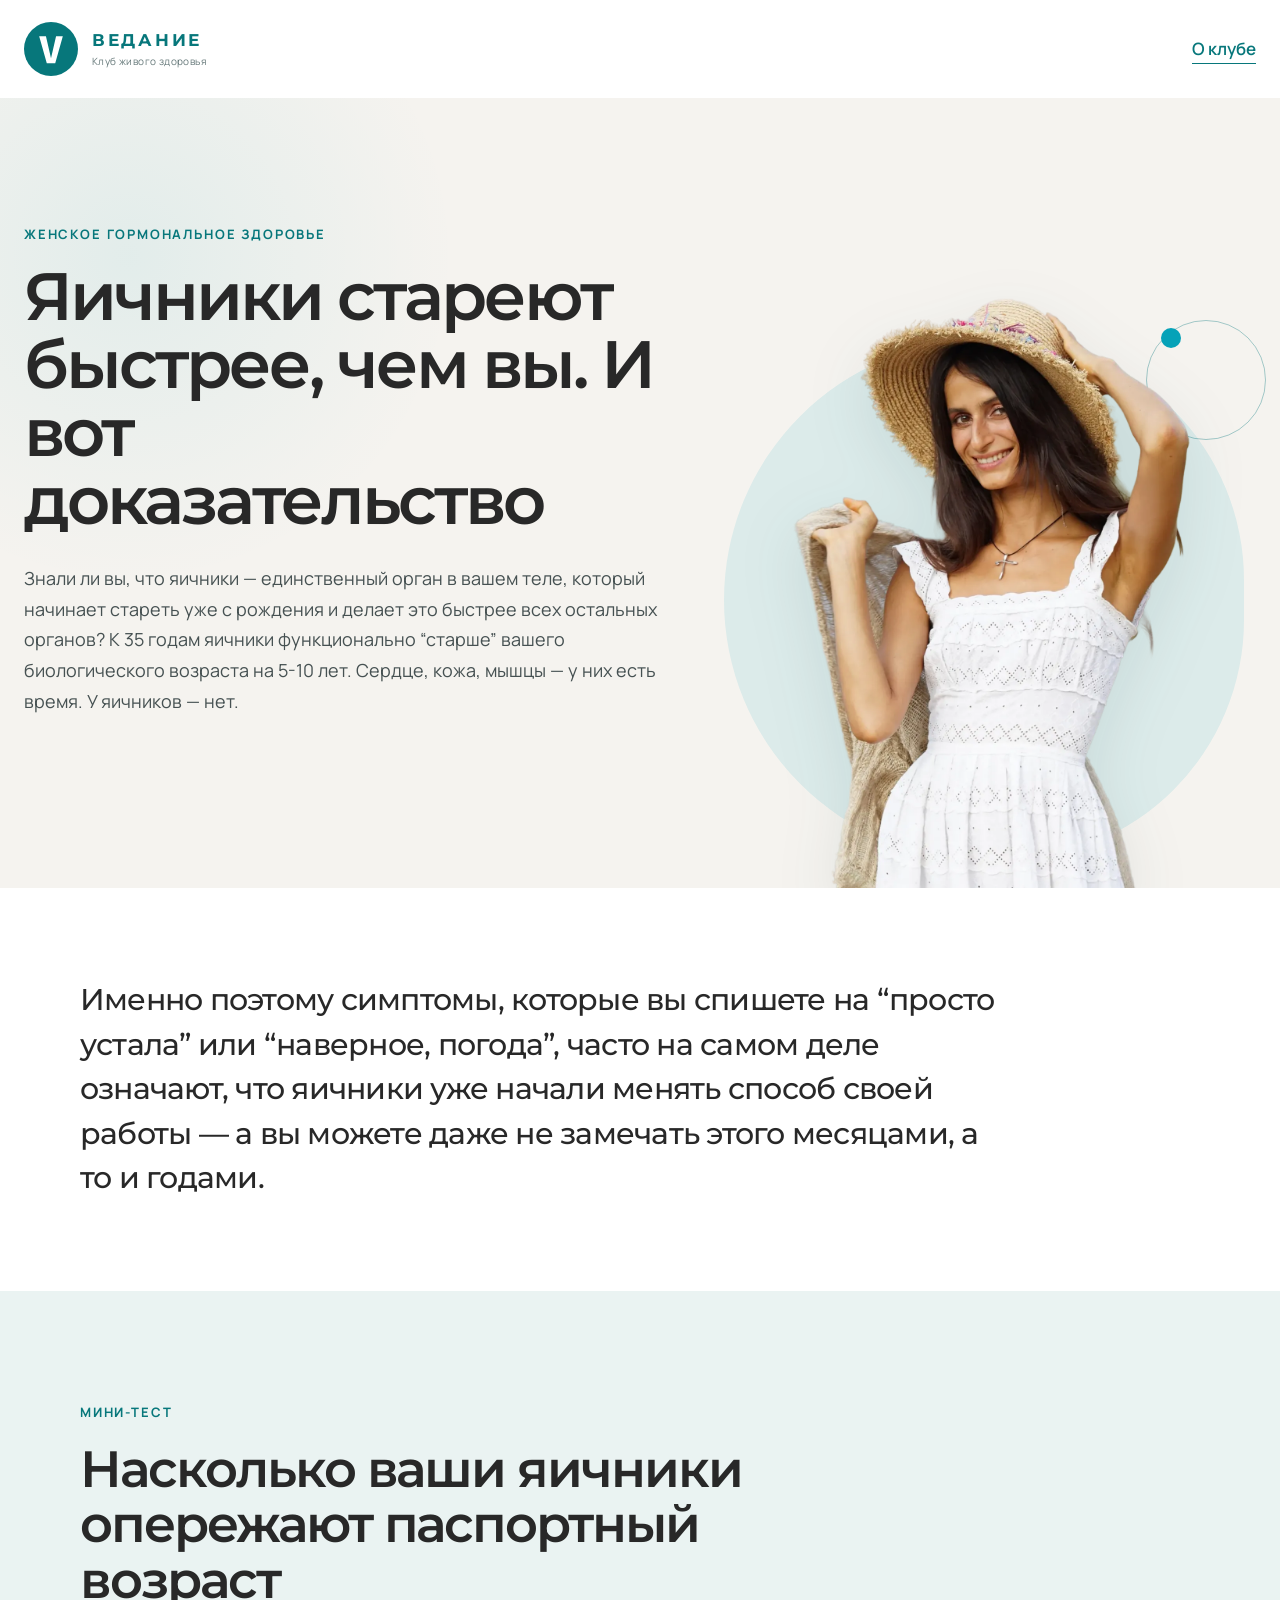
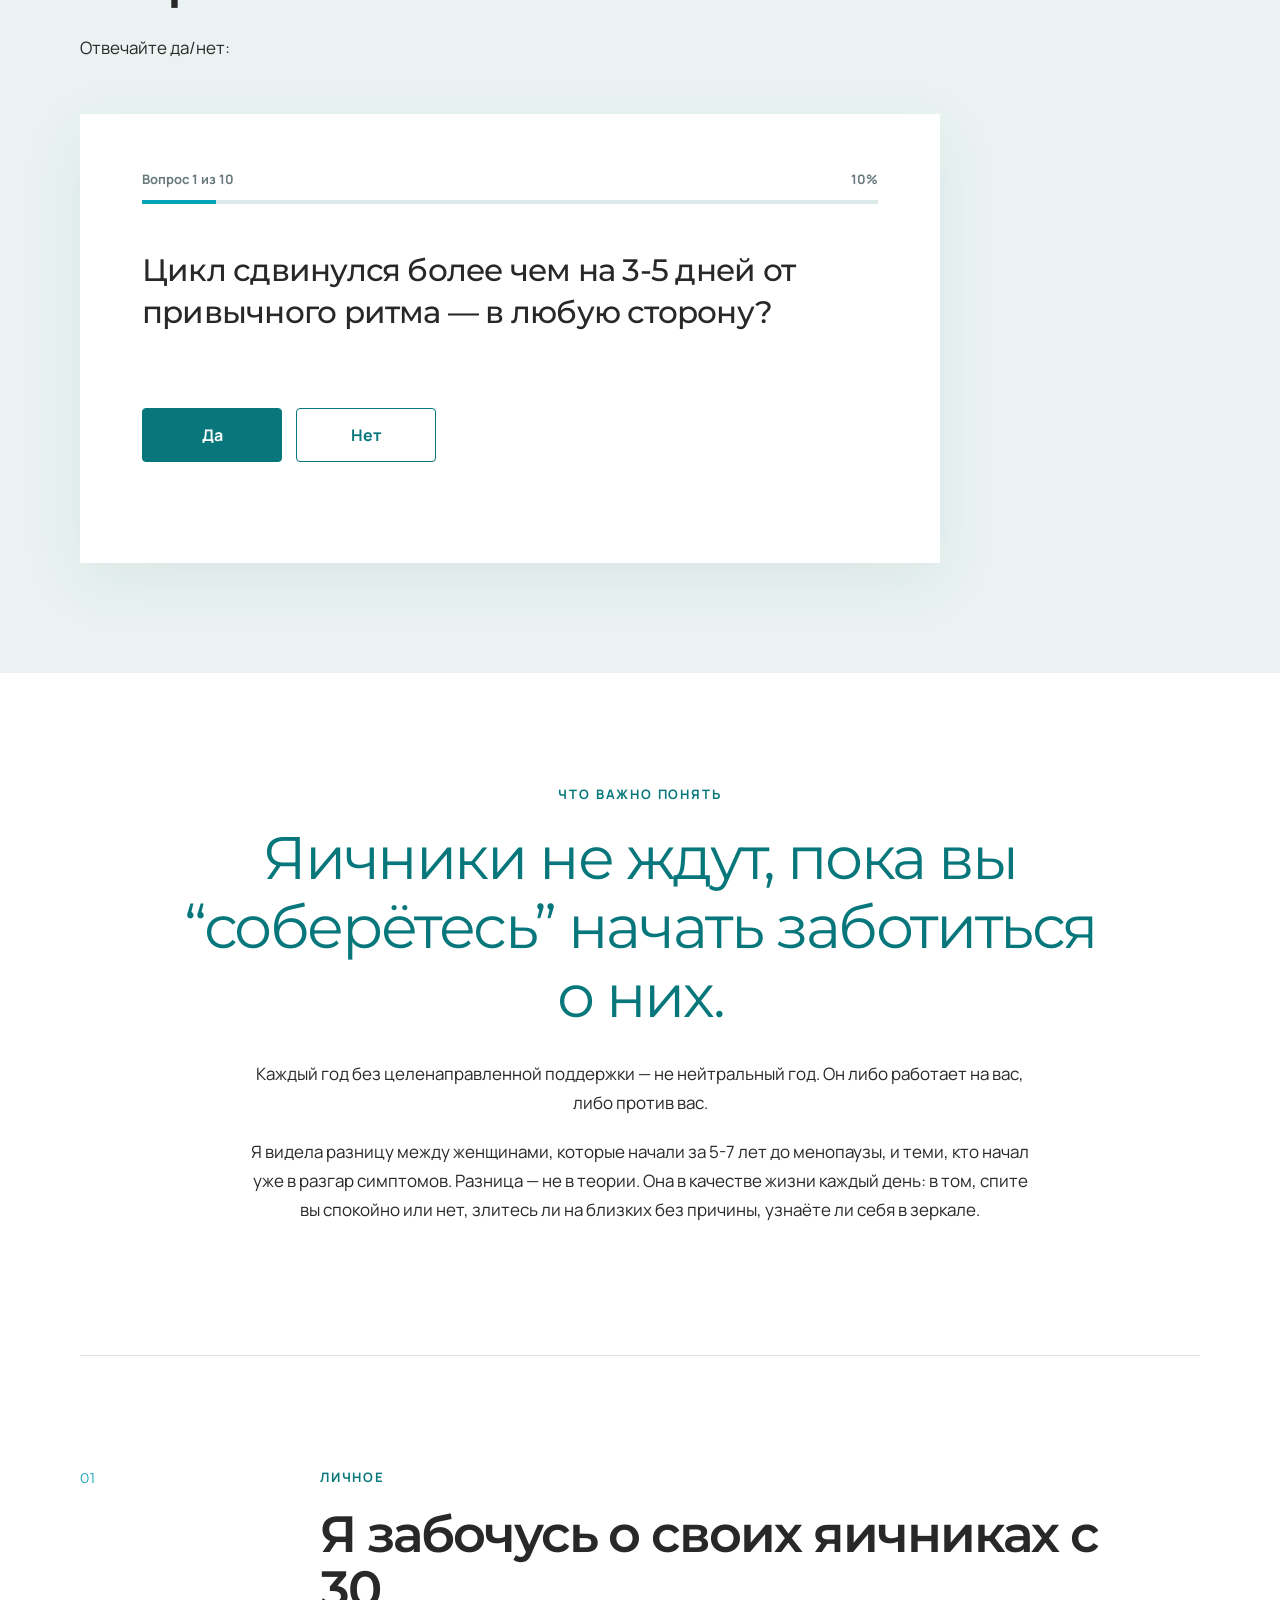
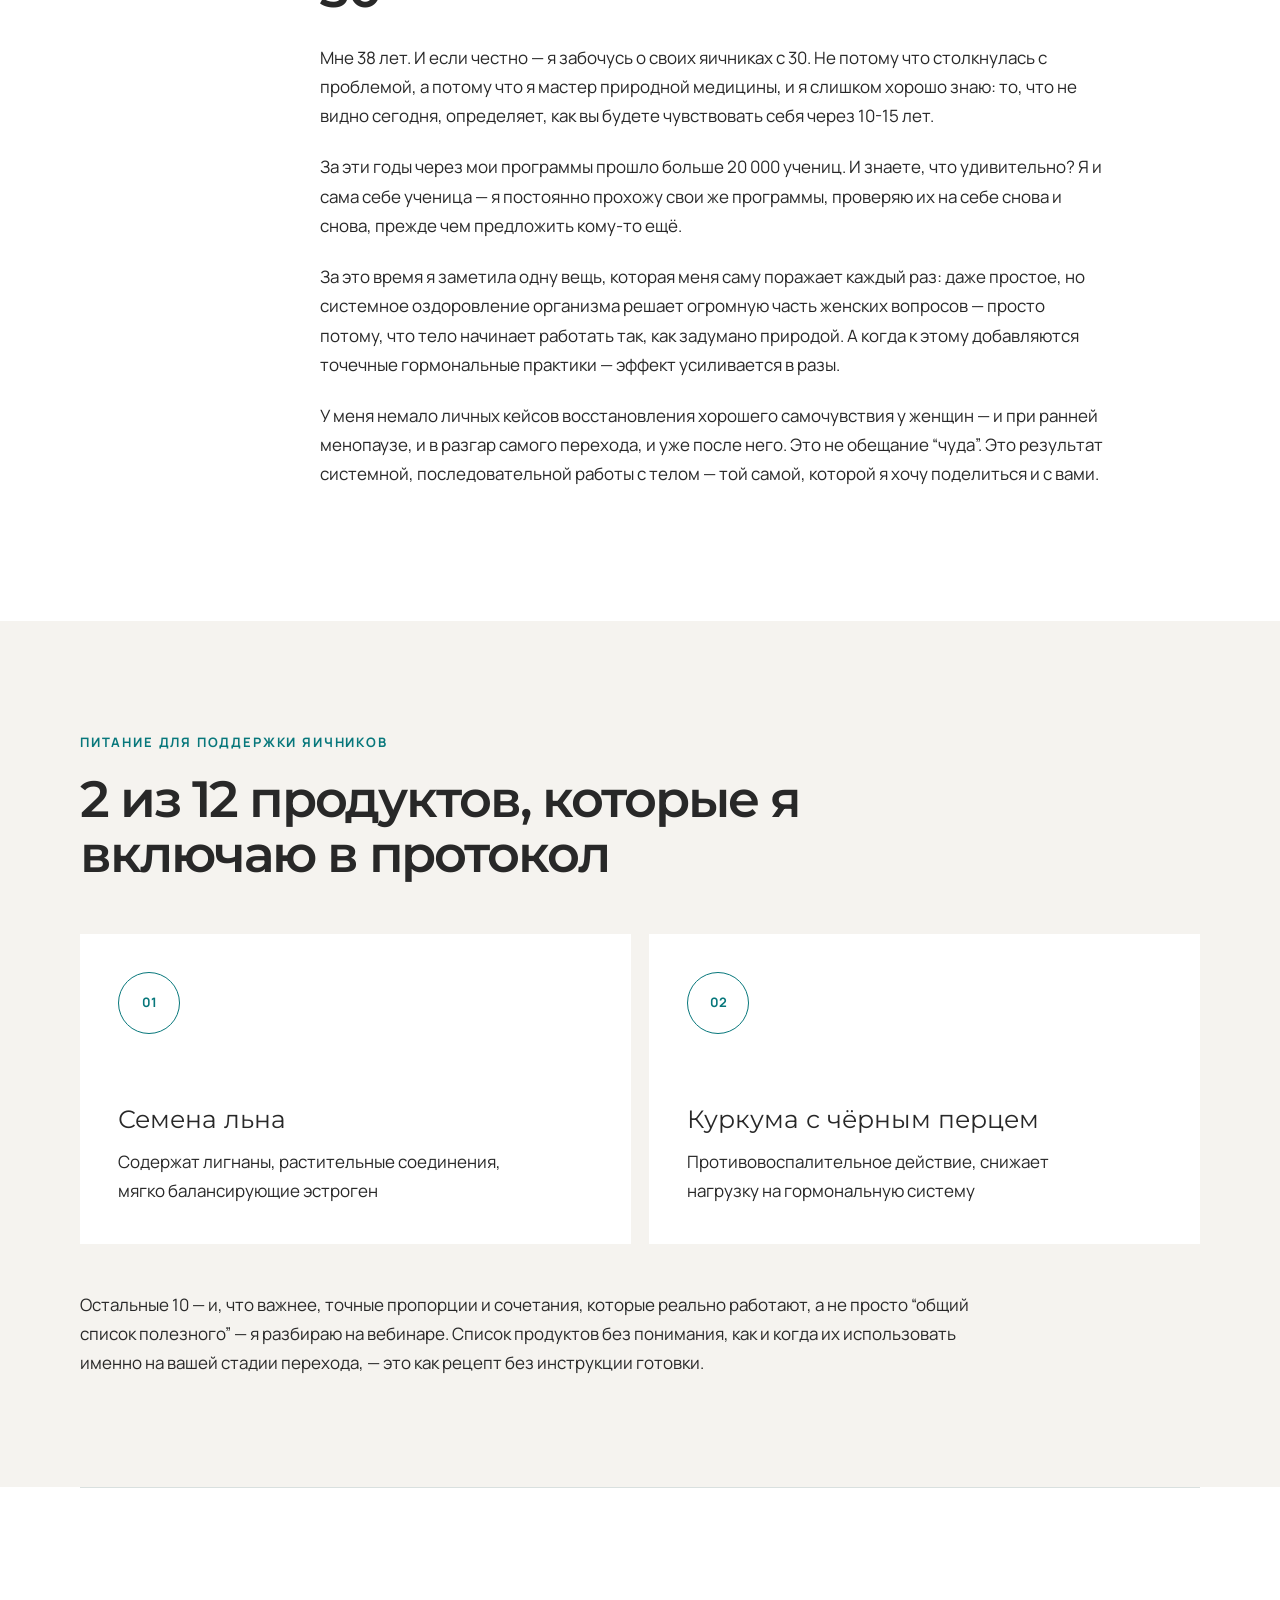
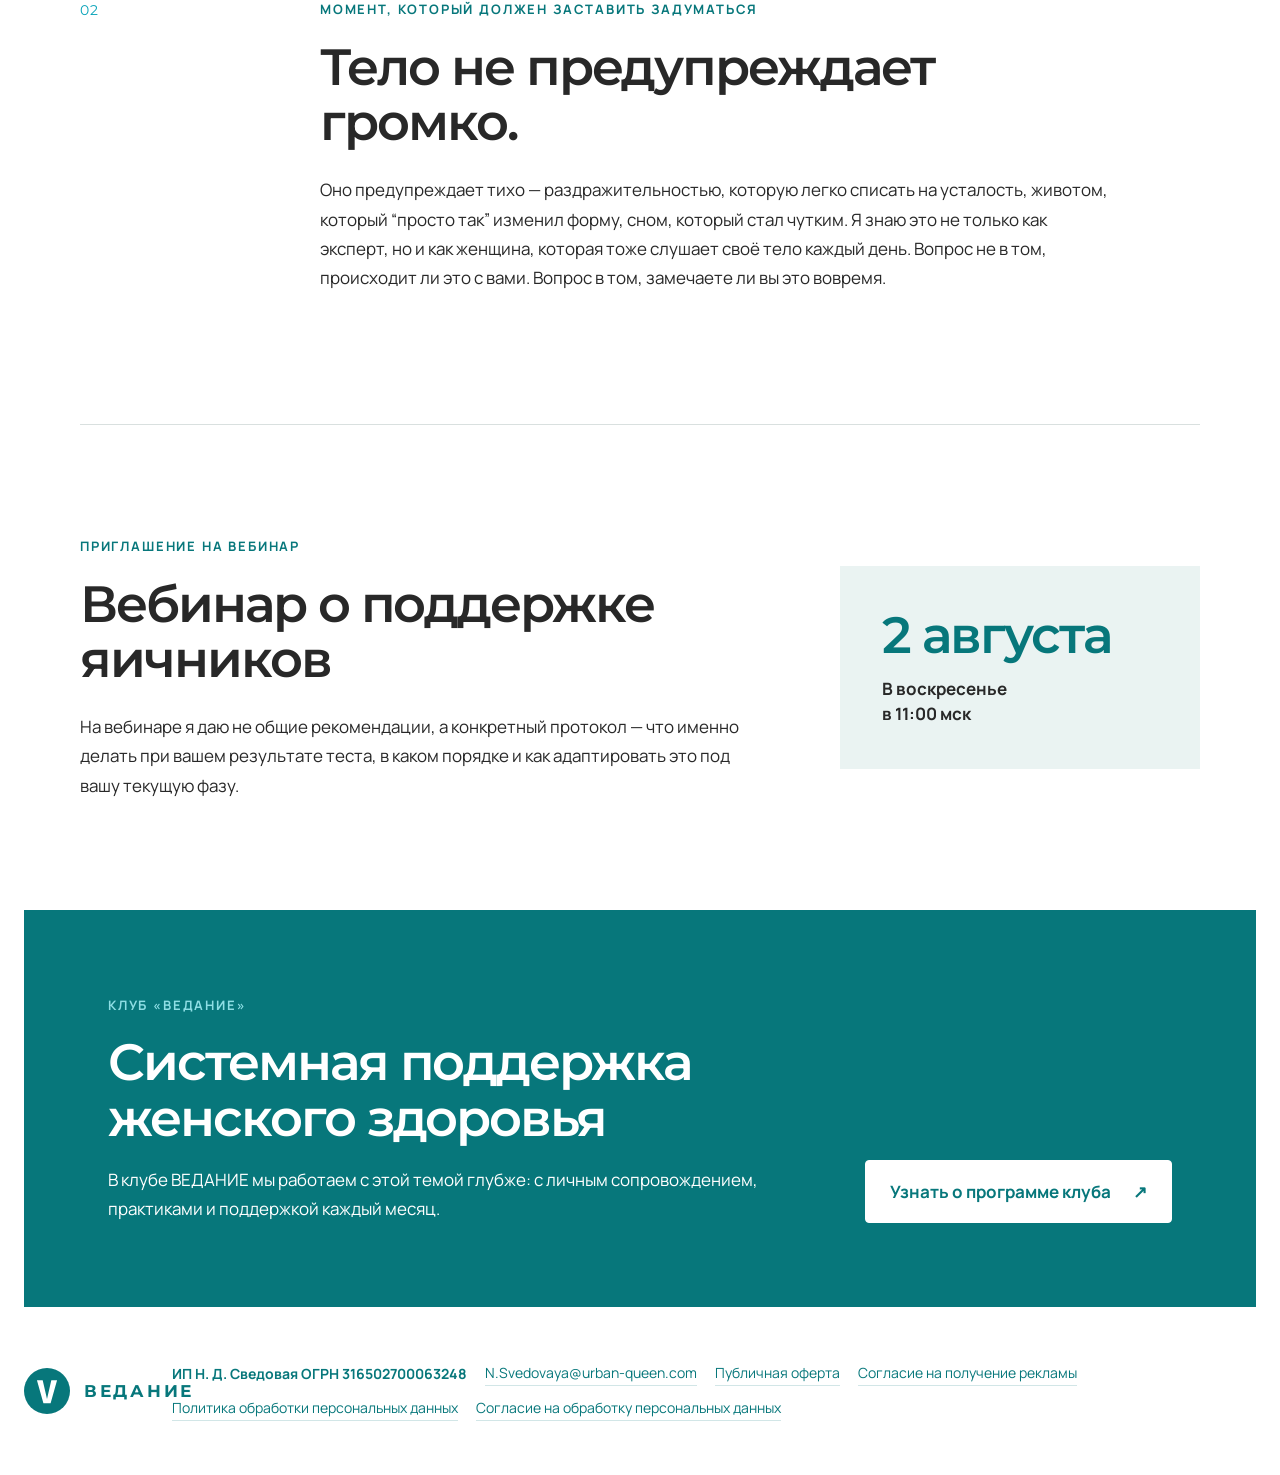
<file: yaichniki/index.html>
﻿<!DOCTYPE html><html lang="ru"><head><meta charSet="utf-8"/><meta name="viewport" content="width=device-width, initial-scale=1"/><title>Яичники стареют быстрее, чем вы | Ведание</title><meta name="description" content="Тест «Насколько ваши яичники опережают паспортный возраст» и материалы о поддержке женского гормонального здоровья."/><link rel="shortcut icon" href="[data-uri]"/><link rel="icon" href="[data-uri]"/><link rel="apple-touch-icon" href="[data-uri]"/>
<style>@import "https://fonts.googleapis.com/css2?family=Manrope:wght@400;500;600;700&family=Montserrat:wght@500;600;700&display=swap";@layer theme{:root,:host{--font-sans:ui-sans-serif, system-ui, sans-serif, "Apple Color Emoji", "Segoe UI Emoji", "Segoe UI Symbol", "Noto Color Emoji";--font-mono:ui-monospace, SFMono-Regular, Menlo, Monaco, Consolas, "Liberation Mono", "Courier New", monospace;--spacing:.25rem;--default-font-family:var(--font-sans);--default-mono-font-family:var(--font-mono)}}@layer base{*,:after,:before,::backdrop{box-sizing:border-box;border:0 solid;margin:0;padding:0}::file-selector-button{box-sizing:border-box;border:0 solid;margin:0;padding:0}html,:host{-webkit-text-size-adjust:100%;tab-size:4;line-height:1.5;font-family:var(--default-font-family,ui-sans-serif, system-ui, sans-serif, "Apple Color Emoji", "Segoe UI Emoji", "Segoe UI Symbol", "Noto Color Emoji");font-feature-settings:var(--default-font-feature-settings,normal);font-variation-settings:var(--default-font-variation-settings,normal);-webkit-tap-highlight-color:transparent}hr{height:0;color:inherit;border-top-width:1px}abbr:where([title]){-webkit-text-decoration:underline dotted;text-decoration:underline dotted}h1,h2,h3,h4,h5,h6{font-size:inherit;font-weight:inherit}a{color:inherit;-webkit-text-decoration:inherit;-webkit-text-decoration:inherit;-webkit-text-decoration:inherit;-webkit-text-decoration:inherit;text-decoration:inherit}b,strong{font-weight:bolder}code,kbd,samp,pre{font-family:var(--default-mono-font-family,ui-monospace, SFMono-Regular, Menlo, Monaco, Consolas, "Liberation Mono", "Courier New", monospace);font-feature-settings:var(--default-mono-font-feature-settings,normal);font-variation-settings:var(--default-mono-font-variation-settings,normal);font-size:1em}small{font-size:80%}sub,sup{vertical-align:baseline;font-size:75%;line-height:0;position:relative}sub{bottom:-.25em}sup{top:-.5em}table{text-indent:0;border-color:inherit;border-collapse:collapse}:-moz-focusring{outline:auto}progress{vertical-align:baseline}summary{display:list-item}ol,ul,menu{list-style:none}img,svg,video,canvas,audio,iframe,embed,object{vertical-align:middle;display:block}img,video{max-width:100%;height:auto}button,input,select,optgroup,textarea{font:inherit;font-feature-settings:inherit;font-variation-settings:inherit;letter-spacing:inherit;color:inherit;opacity:1;background-color:#0000;border-radius:0}::file-selector-button{font:inherit;font-feature-settings:inherit;font-variation-settings:inherit;letter-spacing:inherit;color:inherit;opacity:1;background-color:#0000;border-radius:0}:where(select:is([multiple],[size])) optgroup{font-weight:bolder}:where(select:is([multiple],[size])) optgroup option{padding-inline-start:20px}::file-selector-button{margin-inline-end:4px}::placeholder{opacity:1}@supports (not ((-webkit-appearance:-apple-pay-button))) or (contain-intrinsic-size:1px){::placeholder{color:currentColor}@supports (color:color-mix(in lab, red, red)){::placeholder{color:color-mix(in oklab, currentcolor 50%, transparent)}}}textarea{resize:vertical}::-webkit-search-decoration{-webkit-appearance:none}::-webkit-date-and-time-value{min-height:1lh;text-align:inherit}::-webkit-datetime-edit{display:inline-flex}::-webkit-datetime-edit-fields-wrapper{padding:0}::-webkit-datetime-edit{padding-block:0}::-webkit-datetime-edit-year-field{padding-block:0}::-webkit-datetime-edit-month-field{padding-block:0}::-webkit-datetime-edit-day-field{padding-block:0}::-webkit-datetime-edit-hour-field{padding-block:0}::-webkit-datetime-edit-minute-field{padding-block:0}::-webkit-datetime-edit-second-field{padding-block:0}::-webkit-datetime-edit-millisecond-field{padding-block:0}::-webkit-datetime-edit-meridiem-field{padding-block:0}::-webkit-calendar-picker-indicator{line-height:1}:-moz-ui-invalid{box-shadow:none}button,input:where([type=button],[type=reset],[type=submit]){appearance:button}::file-selector-button{appearance:button}::-webkit-inner-spin-button{height:auto}::-webkit-outer-spin-button{height:auto}[hidden]:where(:not([hidden=until-found])){display:none!important}}@layer components;@layer utilities{.visible{visibility:visible}.relative{position:relative}.start{inset-inline-start:var(--spacing)}.table{display:table}}:root{--ink:#282828;--teal:#07777b;--aqua:#06a2b8;--mist:#f5f3ef;--white:#fff;--line:#07777b2e}*{box-sizing:border-box}html{scroll-behavior:smooth}body{background:var(--white);color:var(--ink);margin:0;font-family:Manrope,Arial,sans-serif;font-size:17px;line-height:1.72}a{color:inherit;text-decoration:none}h1,h2,h3,p,blockquote{margin-top:0}h1,h2,h3,.brand{font-family:Montserrat,Manrope,Arial,sans-serif}h1{letter-spacing:-.045em;margin-bottom:28px;font-size:clamp(42px,5.2vw,76px);font-weight:600;line-height:1.02}h2{letter-spacing:-.04em;margin-bottom:26px;font-size:clamp(34px,4vw,56px);font-weight:600;line-height:1.08}h3{line-height:1.25}.site-header{justify-content:space-between;align-items:center;width:min(1240px,100% - 48px);height:98px;margin:0 auto;display:flex}.brand{color:var(--teal);align-items:center;gap:14px;line-height:1;display:flex}.brand-logo{object-fit:contain;width:54px;height:54px}.brand strong,.brand small{display:block}.brand strong{letter-spacing:.16em;font-size:17px}.brand small{color:#657879;letter-spacing:.04em;margin-top:7px;font-family:Manrope,sans-serif;font-size:10px}.header-link{border-bottom:1px solid var(--teal);color:var(--teal);font-weight:600}.hero{background:radial-gradient(circle at 10% 20%, #06a2b814, transparent 25%), var(--mist);grid-template-columns:minmax(0,1.08fr) minmax(380px,.92fr);align-items:center;gap:48px;min-height:790px;padding:62px max(24px,50vw - 620px) 0;display:grid;overflow:hidden}.hero-copy{z-index:2;padding-bottom:72px;position:relative}.eyebrow{color:var(--teal);letter-spacing:.14em;text-transform:uppercase;margin-bottom:18px;font-size:13px;font-weight:700}.hero-lead{color:#465152;max-width:740px;margin-bottom:36px;font-size:18px}.button{border:1px solid var(--teal);background:var(--teal);color:#fff;border-radius:4px;justify-content:center;align-items:center;gap:22px;width:fit-content;min-height:58px;padding:16px 24px;font-weight:700;transition:transform .18s,background .18s;display:inline-flex}.button:hover{background:#055f62;transform:translateY(-2px)}.button:focus-visible,a:focus-visible{outline-offset:4px;outline:3px solid #06a2b880}.hero-visual{justify-content:center;align-self:end;align-items:flex-end;min-height:650px;display:flex;position:relative}.hero-visual:before{content:"";background:#dcebea;border-radius:52% 48% 48% 52%;width:520px;height:520px;position:absolute;bottom:28px}.hero-visual img{z-index:2;filter:drop-shadow(0 22px 30px #1942401a);width:min(100%,500px);height:auto;position:relative}.shape{border-radius:50%;position:absolute}.shape-one{z-index:1;border:1px solid #07777b59;width:120px;height:120px;top:82px;right:-10px}.shape-two{z-index:3;background:var(--aqua);width:20px;height:20px;top:90px;right:75px}.section{width:min(1120px,100% - 48px);margin:0 auto;padding:110px 0}.intro{padding-top:90px;padding-bottom:90px}.large-text{letter-spacing:-.025em;max-width:920px;margin:0;font-family:Montserrat,sans-serif;font-size:clamp(23px,2.35vw,32px);font-weight:500;line-height:1.48}.test-section{background:#eaf3f2;width:100%;padding-left:max(24px,50vw - 560px);padding-right:max(24px,50vw - 560px)}.section-heading{max-width:780px;margin-bottom:52px}.quiz{background:var(--white);max-width:860px;min-height:390px;padding:54px 62px;box-shadow:0 18px 60px #1f555314}.quiz-progress-row{color:#667879;justify-content:space-between;margin-bottom:10px;font-size:13px;font-weight:700;display:flex}.quiz-progress{background:#dcebea;height:4px;overflow:hidden}.quiz-progress span{background:var(--aqua);height:100%;transition:width .25s;display:block}.quiz-question{letter-spacing:-.025em;min-height:124px;margin:46px 0 34px;font-family:Montserrat,sans-serif;font-size:clamp(24px,2.4vw,34px);font-weight:500;line-height:1.35}.quiz-actions{gap:14px;display:flex}.quiz button{border:1px solid var(--teal);background:var(--teal);color:#fff;cursor:pointer;border-radius:4px;min-width:140px;min-height:54px;padding:13px 26px;font:700 16px Manrope,sans-serif;transition:transform .18s,background .18s,color .18s}.quiz-actions button:last-child{color:var(--teal);background:0 0}.quiz button:hover{transform:translateY(-2px)}.quiz button:focus-visible{outline-offset:3px;outline:3px solid #06a2b880}.quiz .quiz-back{color:#667879;background:0 0;border:0;min-width:0;min-height:0;margin-top:24px;padding:0;font-size:13px}.quiz .quiz-back:disabled{opacity:0;pointer-events:none}.quiz-result{max-width:650px}.quiz-result>strong{color:var(--teal);margin-bottom:22px;font:600 clamp(32px,4vw,52px) Montserrat,sans-serif;display:block}.quiz-result>p:not(.eyebrow,.quiz-score){font-size:19px}.quiz-score{color:#667879;margin:28px 0;font-size:14px;font-weight:700}.statement{text-align:center}.statement blockquote{max-width:920px;color:var(--teal);letter-spacing:-.04em;margin:0 auto 28px;font-family:Montserrat,sans-serif;font-size:clamp(36px,4.7vw,64px);line-height:1.15}.statement>p:not(.eyebrow){max-width:790px;margin-bottom:20px;margin-left:auto;margin-right:auto}.personal,.quiet{border-top:1px solid #d9e0df;grid-template-columns:170px 1fr;gap:70px;display:grid}.personal>div:last-child,.quiet>div:last-child{max-width:790px}.personal p:not(.eyebrow),.quiet p:not(.eyebrow){margin-bottom:22px}.section-number{color:var(--aqua);letter-spacing:.1em;font-family:Montserrat,sans-serif;font-size:14px}.food{background:var(--mist);width:100%;padding-left:max(24px,50vw - 560px);padding-right:max(24px,50vw - 560px)}.food-grid{grid-template-columns:repeat(2,1fr);gap:18px;display:grid}.food-grid article{background:#fff;flex-direction:column;justify-content:flex-end;min-height:310px;padding:38px;display:flex}.food-icon{border:1px solid var(--teal);width:62px;height:62px;color:var(--teal);border-radius:50%;place-items:center;margin-bottom:auto;font-size:13px;font-weight:700;display:grid}.food-grid h3{margin-bottom:12px;font-size:25px}.food-grid p{max-width:430px;margin-bottom:0}.wide-copy{max-width:900px;margin-top:46px;margin-bottom:0}.webinar{border-top:1px solid #d9e0df;grid-template-columns:minmax(0,1fr) 360px;align-items:center;gap:70px;display:grid}.webinar>div:first-child{max-width:720px}.webinar>div:first-child p:last-child{margin-bottom:0}.webinar-date{color:var(--teal);background:#eaf3f2;padding:42px}.webinar-date span,.webinar-date strong{display:block}.webinar-date span{letter-spacing:-.04em;margin-bottom:14px;font:600 clamp(34px,4vw,52px)/1.05 Montserrat,sans-serif}.webinar-date strong{color:var(--ink);font-size:17px;line-height:1.5}.club-cta{background:var(--teal);color:#fff;justify-content:space-between;align-items:flex-end;gap:56px;width:min(1240px,100% - 48px);padding:84px;display:flex}.club-cta>div{max-width:730px}.club-cta .eyebrow{color:#8edee4}.club-cta h2{margin-bottom:20px}.club-cta p:last-child{margin-bottom:0}.club-cta .button{color:var(--teal);background:#fff;border-color:#fff;flex-shrink:0}.footer-legal{display:flex;flex-wrap:wrap;gap:10px 18px;align-items:center;font-size:14px}.footer-legal a{border-bottom:1px solid var(--line)}footer{width:min(1240px,100% - 48px);color:var(--teal);justify-content:space-between;align-items:center;gap:24px;margin:0 auto;padding:54px 0;display:flex}.footer-brand .brand-logo{width:46px;height:46px}footer>a:last-child{border-bottom:1px solid var(--line);font-size:14px}@media (width<=900px){.hero{grid-template-columns:1fr;gap:0;min-height:auto;padding-top:56px}.hero-copy{padding-bottom:28px}.hero-visual{min-height:570px}.hero-visual:before{width:min(520px,90vw);height:min(520px,90vw)}.food-grid{grid-template-columns:1fr}.personal,.quiet{grid-template-columns:60px 1fr;gap:28px}.club-cta{flex-direction:column;align-items:flex-start;padding:56px}.webinar{grid-template-columns:1fr;gap:36px}}@media (width<=600px){body{font-size:16px}.site-header,footer{width:min(100% - 32px,1240px)}.site-header{height:82px}.brand small,.header-link{display:none}.hero{padding-left:16px;padding-right:16px}h1{font-size:41px}h2{font-size:34px}.hero-lead{font-size:16px}.button{width:100%}.hero-visual{min-height:470px}.hero-visual img{width:360px;max-width:92vw}.section{width:min(100% - 32px,1120px);padding:76px 0}.test-section,.food{width:100%;padding-left:16px;padding-right:16px}.large-text{font-size:25px}.brand-logo{width:46px;height:46px}.quiz{min-height:420px;padding:34px 24px}.quiz-question{min-height:155px;margin:34px 0 28px;font-size:23px}.quiz-actions{gap:10px}.quiz-actions button{flex:1;min-width:0}.personal,.quiet{grid-template-columns:1fr;gap:18px}.club-cta{width:calc(100% - 32px);padding:38px 24px}footer{flex-direction:column;align-items:flex-start}}
</style></head><body><main><header class="site-header"><a class="brand" href="#top" aria-label="Ведание — начало страницы"><img class="brand-logo" src="[data-uri]" alt="" width="54" height="54"/><span><strong>ВЕДАНИЕ</strong><small>Клуб живого здоровья</small></span></a><a class="header-link" href="https://vedanie.urban-queen.com/gormonalnyy-vozrast/" target="_blank" rel="noreferrer">О клубе</a></header><section class="hero" id="top"><div class="hero-copy"><p class="eyebrow">Женское гормональное здоровье</p><h1>Яичники стареют быстрее, чем вы. И вот доказательство</h1><p class="hero-lead">Знали ли вы, что яичники — единственный орган в вашем теле, который начинает стареть уже с рождения и делает это быстрее всех остальных органов? К 35 годам яичники функционально “старше” вашего биологического возраста на 5-10 лет. Сердце, кожа, мышцы — у них есть время. У яичников — нет.</p></div><div class="hero-visual"><span class="shape shape-one"></span><span class="shape shape-two"></span><img src="../images/vedanie-hormonal-age-natasha-svedovaya.webp" alt="Наташа Сведовая" width="460" height="567"/></div></section><section class="intro section"><p class="large-text">Именно поэтому симптомы, которые вы спишете на “просто устала” или “наверное, погода”, часто на самом деле означают, что яичники уже начали менять способ своей работы — а вы можете даже не замечать этого месяцами, а то и годами.</p></section><section class="test-section section"><div class="section-heading"><p class="eyebrow">Мини-тест</p><h2>Насколько ваши яичники опережают паспортный возраст</h2><p>Отвечайте да/нет:</p></div><div class="quiz" aria-live="polite"><div class="quiz-progress-row"><span>Вопрос <!-- -->1<!-- --> из <!-- -->10</span><span>10<!-- -->%</span></div><div class="quiz-progress" aria-hidden="true"><span style="width:10%"></span></div><p class="quiz-question">Цикл сдвинулся более чем на 3-5 дней от привычного ритма — в любую сторону?</p><div class="quiz-actions"><button type="button">Да</button><button type="button">Нет</button></div><button class="quiz-back" type="button" disabled="">← Назад</button></div></section><section class="statement section"><p class="eyebrow">Что важно понять</p><blockquote>Яичники не ждут, пока вы “соберётесь” начать заботиться о них.</blockquote><p>Каждый год без целенаправленной поддержки — не нейтральный год. Он либо работает на вас, либо против вас.</p><p>Я видела разницу между женщинами, которые начали за 5-7 лет до менопаузы, и теми, кто начал уже в разгар симптомов. Разница — не в теории. Она в качестве жизни каждый день: в том, спите вы спокойно или нет, злитесь ли на близких без причины, узнаёте ли себя в зеркале.</p></section><section class="personal section"><div class="section-number">01</div><div><p class="eyebrow">Личное</p><h2>Я забочусь о своих яичниках с 30</h2><p>Мне 38 лет. И если честно — я забочусь о своих яичниках с 30. Не потому что столкнулась с проблемой, а потому что я мастер природной медицины, и я слишком хорошо знаю: то, что не видно сегодня, определяет, как вы будете чувствовать себя через 10-15 лет.</p><p>За эти годы через мои программы прошло больше 20 000 учениц. И знаете, что удивительно? Я и сама себе ученица — я постоянно прохожу свои же программы, проверяю их на себе снова и снова, прежде чем предложить кому-то ещё.</p><p>За это время я заметила одну вещь, которая меня саму поражает каждый раз: даже простое, но системное оздоровление организма решает огромную часть женских вопросов — просто потому, что тело начинает работать так, как задумано природой. А когда к этому добавляются точечные гормональные практики — эффект усиливается в разы.</p><p>У меня немало личных кейсов восстановления хорошего самочувствия у женщин — и при ранней менопаузе, и в разгар самого перехода, и уже после него. Это не обещание “чуда”. Это результат системной, последовательной работы с телом — той самой, которой я хочу поделиться и с вами.</p></div></section><section class="food section"><div class="section-heading"><p class="eyebrow">Питание для поддержки яичников</p><h2>2 из 12 продуктов, которые я включаю в протокол</h2></div><div class="food-grid"><article><span class="food-icon">01</span><h3>Семена льна</h3><p>Содержат лигнаны, растительные соединения, мягко балансирующие эстроген</p></article><article><span class="food-icon">02</span><h3>Куркума с чёрным перцем</h3><p>Противовоспалительное действие, снижает нагрузку на гормональную систему</p></article></div><p class="wide-copy">Остальные 10 — и, что важнее, точные пропорции и сочетания, которые реально работают, а не просто “общий список полезного” — я разбираю на вебинаре. Список продуктов без понимания, как и когда их использовать именно на вашей стадии перехода, — это как рецепт без инструкции готовки.</p></section><section class="quiet section"><div class="section-number">02</div><div><p class="eyebrow">Момент, который должен заставить задуматься</p><h2>Тело не предупреждает громко.</h2><p>Оно предупреждает тихо — раздражительностью, которую легко списать на усталость, животом, который “просто так” изменил форму, сном, который стал чутким. Я знаю это не только как эксперт, но и как женщина, которая тоже слушает своё тело каждый день. Вопрос не в том, происходит ли это с вами. Вопрос в том, замечаете ли вы это вовремя.</p></div></section><section class="webinar section"><div><p class="eyebrow">Приглашение на вебинар</p><h2>Вебинар о поддержке яичников</h2><p>На вебинаре я даю не общие рекомендации, а конкретный протокол — что именно делать при вашем результате теста, в каком порядке и как адаптировать это под вашу текущую фазу.</p></div><div class="webinar-date"><span>2 августа</span><strong>В воскресенье<br/>в 11:00 мск</strong></div></section><section class="club-cta section"><div><p class="eyebrow">Клуб «ВЕДАНИЕ»</p><h2>Системная поддержка женского здоровья</h2><p>В клубе ВЕДАНИЕ мы работаем с этой темой глубже: с личным сопровождением, практиками и поддержкой каждый месяц.</p></div><a class="button" href="https://vedanie.urban-queen.com/gormonalnyy-vozrast/" target="_blank" rel="noreferrer">Узнать о программе клуба<span aria-hidden="true">↗</span></a></section><footer><a class="brand footer-brand" href="#top"><img class="brand-logo" src="[data-uri]" alt="" width="48" height="48"/><span><strong>ВЕДАНИЕ</strong></span></a><div class="footer-legal"><strong>ИП Н. Д. Сведовая ОГРН 316502700063248</strong><a href="mailto:N.Svedovaya@urban-queen.com">N.Svedovaya@urban-queen.com</a><a href="https://urbanqueen.justclick.ru/pub_of" target="_blank" rel="noreferrer">Публичная оферта</a><a href="https://urbanqueen.justclick.ru/pub_of" target="_blank" rel="noreferrer">Согласие на получение рекламы</a><a href="https://urbanqueen.justclick.ru/politikacofiden" target="_blank" rel="noreferrer">Политика обработки персональных данных</a><a href="https://urban-queen.com/soglasie-na-obrabotku-personalnyh-danny" target="_blank" rel="noreferrer">Согласие на обработку персональных данных</a></div></footer></main><script>
const questions=["Цикл сдвинулся более чем на 3-5 дней от привычного ритма — в любую сторону?","Пропадали ли явные признаки овуляции (изменение выделений, лёгкая тянущая боль) в последние месяцы?","ПМС ощущается острее эмоционально или физически, чем 3-5 лет назад?","Изменилась форма живота — стал более “гормональным”, округлым в центре, без изменения питания?","Энергия резко проседает во второй половине дня, хотя раньше держалась ровно?","Появилась непереносимость жары/холода, которой не было раньше?","Сон стал более поверхностным, прерывистым, с ранними пробуждениями?","Кожа лица потеряла упругость или стала более тусклой за последний год?","Забывчивость или “туман в голове” стали чаще?","Настроение меняется резко, без внешнего повода?"];
const results=[{"min":0,"max":3,"score":"0–3 «да»","text":"Яичники пока работают в своём естественном темпе — но именно сейчас профилактика даёт максимальный эффект"},{"min":4,"max":7,"score":"4–7 «да»","text":"Яичники уже вошли в фазу перестройки — тело подаёт чёткие сигналы, важно их услышать сейчас"},{"min":8,"max":10,"score":"8–10 «да»","text":"Активная фаза перехода — яичники значительно замедлили работу, и организму нужна целенаправленная поддержка"}];
const quiz=document.querySelector(".quiz"); let current=0; let answers=[];
function render(){
  if(current<questions.length){
    const percent=Math.round(((current+1)/questions.length)*100);
    quiz.innerHTML='<div class="quiz-progress-row"><span>Вопрос '+(current+1)+' из '+questions.length+'</span><span>'+percent+'%</span></div><div class="quiz-progress" aria-hidden="true"><span style="width:'+percent+'%"></span></div><p class="quiz-question">'+questions[current]+'</p><div class="quiz-actions"><button type="button" data-answer="yes">Да</button><button type="button" data-answer="no">Нет</button></div><button class="quiz-back" type="button" '+(current===0?'disabled':'')+'>← Назад</button>';
    quiz.querySelectorAll("[data-answer]").forEach((button)=>button.addEventListener("click",()=>{answers.push(button.dataset.answer==="yes");current++;render();}));
    quiz.querySelector(".quiz-back").addEventListener("click",()=>{if(current){current--;answers.pop();render();}});
  } else {
    const yes=answers.filter(Boolean).length; const result=results.find((item)=>yes>=item.min&&yes<=item.max);
    quiz.innerHTML='<div class="quiz-result"><p class="eyebrow">Ваш результат</p><strong>'+result.score+'</strong><p>'+result.text+'</p><p class="quiz-score">Ответов «да»: '+yes+' из '+questions.length+'</p><button type="button">Пройти тест ещё раз</button></div>';
    quiz.querySelector("button").addEventListener("click",()=>{current=0;answers=[];render();});
  }
}
render();
</script></body></html>
</file>
